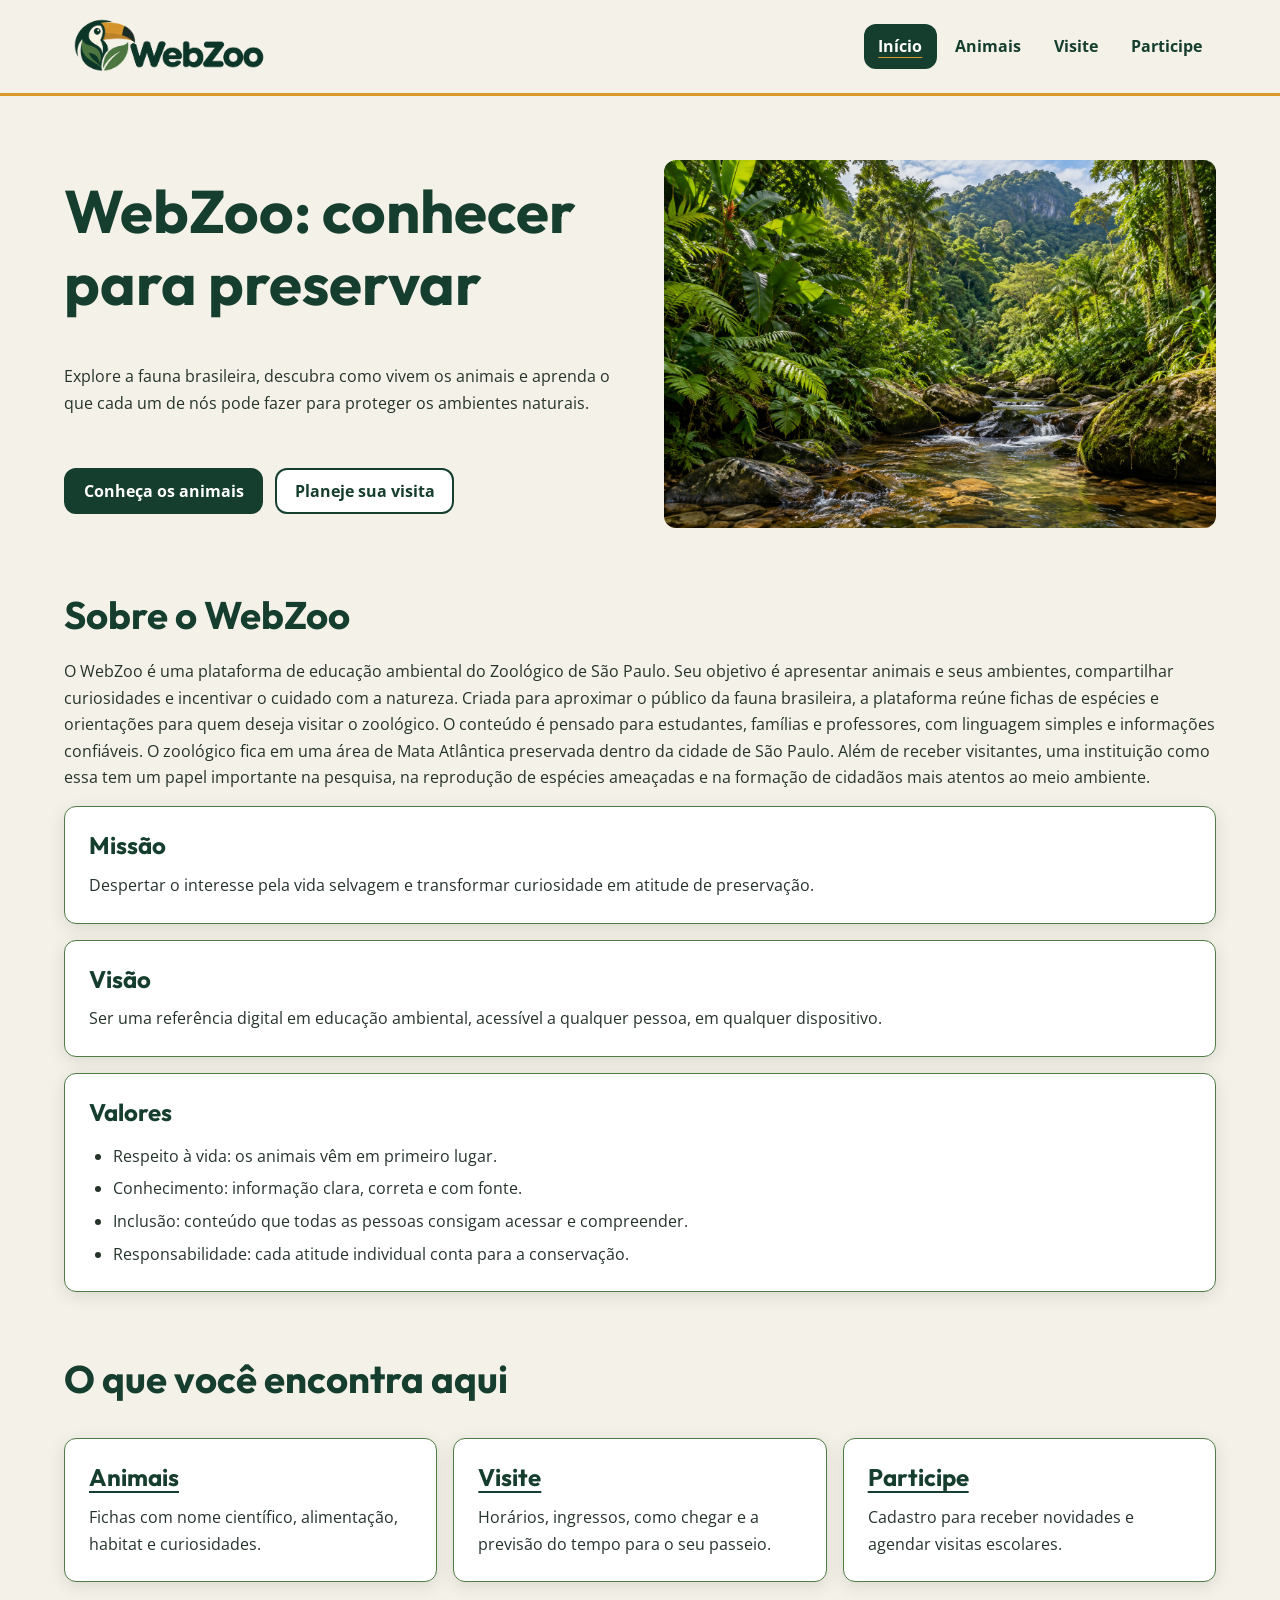
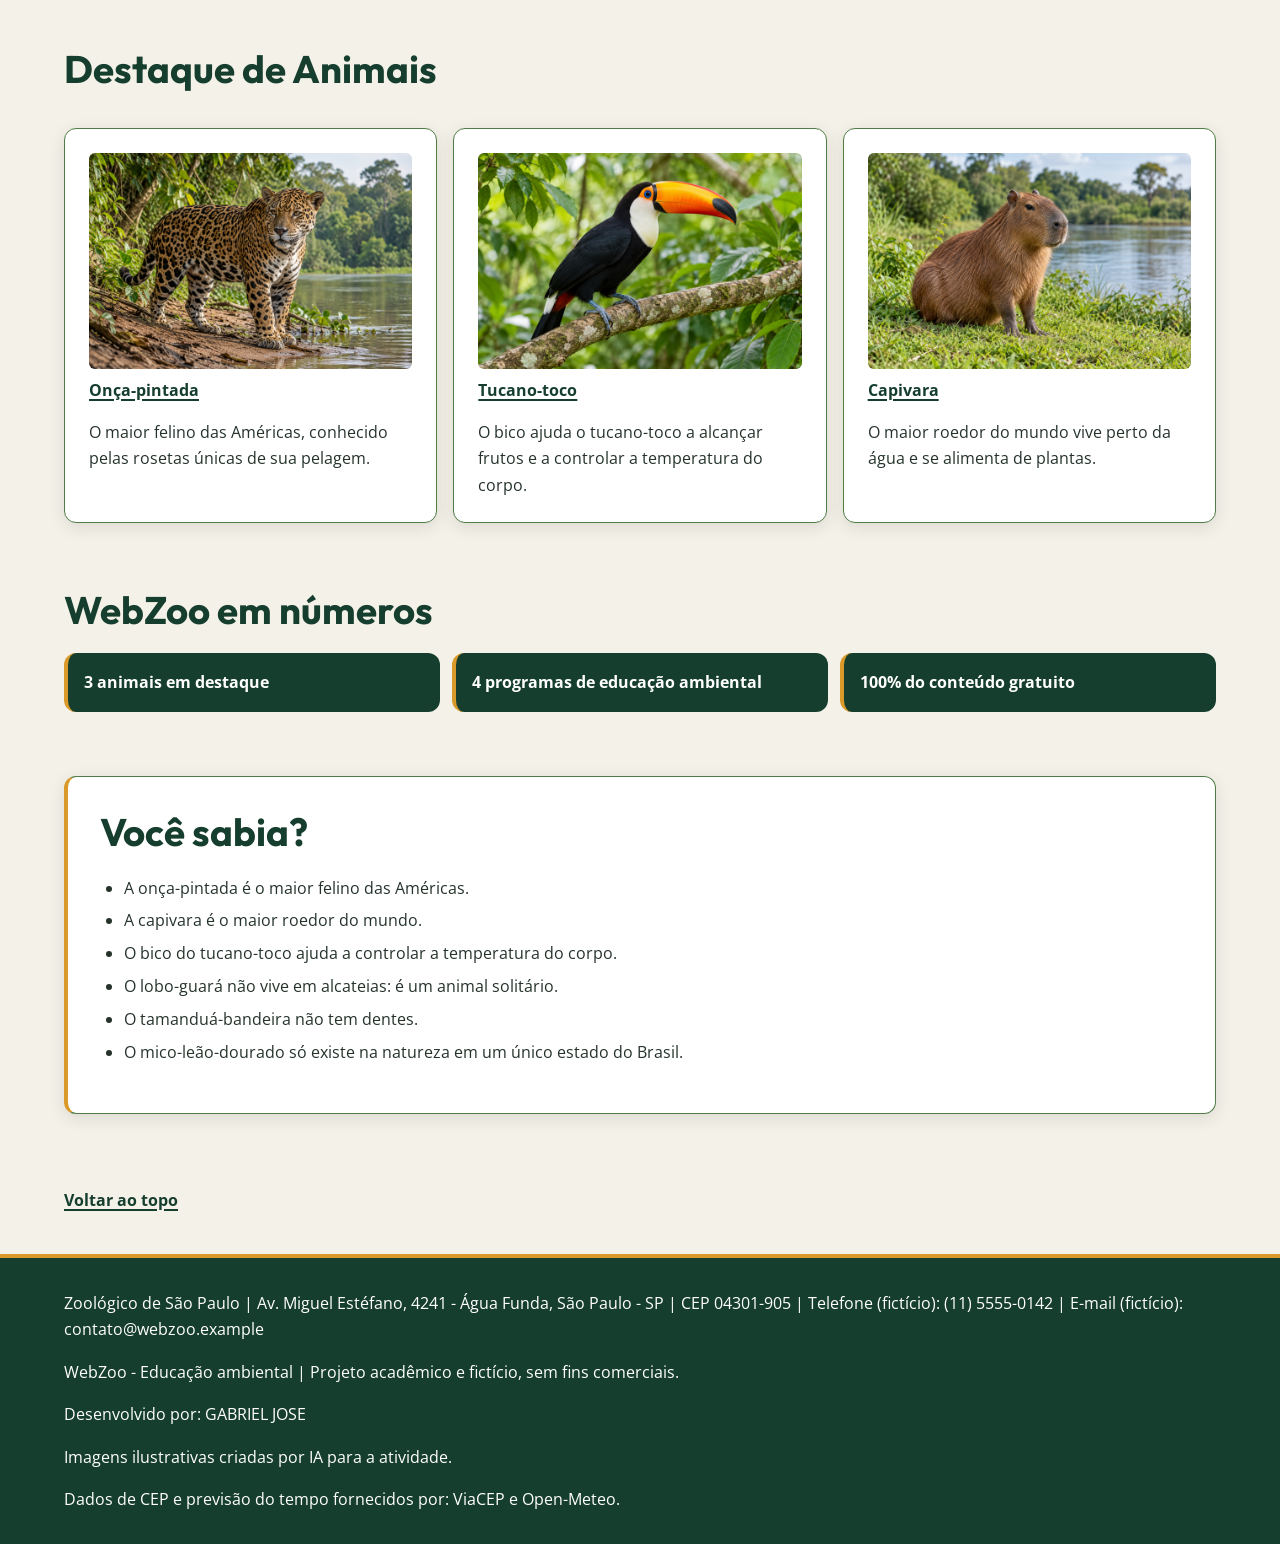
<file: index.html>
<!DOCTYPE html>
<html lang="pt-BR">
<head>
  <meta charset="UTF-8">
  <meta name="viewport" content="width=device-width, initial-scale=1.0">
  <meta name="description" content="Conheça a fauna brasileira e descubra como ajudar a proteger os ambientes naturais com o WebZoo.">
  <link rel="icon" href="assets/logo/webzoo_logo.png" type="image/png">
  <link rel="stylesheet" href="css/style.css">
  <script src="js/main.js" defer></script>
  <title>Início | WebZoo</title>
</head>
<body id="topo">
  <a href="#conteudo-principal" class="skip-link">Pular para o conteúdo principal</a>
  <header>
    <a href="index.html" aria-label="WebZoo - Página inicial">
      <img src="assets/logo/webzoo_logo.png" alt="WebZoo - Página inicial">
    </a>
    <button type="button" id="btn-menu" aria-expanded="false" aria-controls="menu-principal" aria-label="Abrir menu">
      <span aria-hidden="true">☰</span>
    </button>
    <nav id="menu-principal" aria-label="Navegação principal">
      <ul>
        <li><a href="index.html" aria-current="page">Início</a></li>
        <li><a href="animais.html">Animais</a></li>
        <li><a href="visite.html">Visite</a></li>
        <li><a href="participe.html">Participe</a></li>
      </ul>
    </nav>
  </header>

  <main id="conteudo-principal">
    <section class="hero" aria-labelledby="titulo-principal">
      <figure>
        <img src="assets/imagens/floresta.png" alt="Vegetação verde e densa de uma floresta tropical brasileira">
      </figure>
      <h1 id="titulo-principal">WebZoo: conhecer para preservar</h1>
      <p>Explore a fauna brasileira, descubra como vivem os animais e aprenda o que cada um de nós pode fazer para proteger os ambientes naturais.</p>
      <p>
        <a href="animais.html">Conheça os animais</a>
        <a href="visite.html">Planeje sua visita</a>
      </p>
    </section>

    <section aria-labelledby="sobre-webzoo">
      <h2 id="sobre-webzoo">Sobre o WebZoo</h2>
      <p>O WebZoo é uma plataforma de educação ambiental do Zoológico de São Paulo. Seu objetivo é apresentar animais e seus ambientes, compartilhar curiosidades e incentivar o cuidado com a natureza. Criada para aproximar o público da fauna brasileira, a plataforma reúne fichas de espécies e orientações para quem deseja visitar o zoológico. O conteúdo é pensado para estudantes, famílias e professores, com linguagem simples e informações confiáveis. O zoológico fica em uma área de Mata Atlântica preservada dentro da cidade de São Paulo. Além de receber visitantes, uma instituição como essa tem um papel importante na pesquisa, na reprodução de espécies ameaçadas e na formação de cidadãos mais atentos ao meio ambiente.</p>
      <article>
        <h3>Missão</h3>
        <p>Despertar o interesse pela vida selvagem e transformar curiosidade em atitude de preservação.</p>
      </article>
      <article>
        <h3>Visão</h3>
        <p>Ser uma referência digital em educação ambiental, acessível a qualquer pessoa, em qualquer dispositivo.</p>
      </article>
      <article>
        <h3>Valores</h3>
        <ul>
          <li>Respeito à vida: os animais vêm em primeiro lugar.</li>
          <li>Conhecimento: informação clara, correta e com fonte.</li>
          <li>Inclusão: conteúdo que todas as pessoas consigam acessar e compreender.</li>
          <li>Responsabilidade: cada atitude individual conta para a conservação.</li>
        </ul>
      </article>
    </section>

    <section aria-labelledby="o-que-encontra">
      <h2 id="o-que-encontra">O que você encontra aqui</h2>
      <article>
        <h3><a href="animais.html">Animais</a></h3>
        <p>Fichas com nome científico, alimentação, habitat e curiosidades.</p>
      </article>
      <article>
        <h3><a href="visite.html">Visite</a></h3>
        <p>Horários, ingressos, como chegar e a previsão do tempo para o seu passeio.</p>
      </article>
      <article>
        <h3><a href="participe.html">Participe</a></h3>
        <p>Cadastro para receber novidades e agendar visitas escolares.</p>
      </article>
    </section>

    <section aria-labelledby="destaque-animais">
      <h2 id="destaque-animais">Destaque de Animais</h2>
      <article>
        <a href="animais.html#onca-pintada">
          <figure>
            <img src="assets/imagens/onca_pintada.png" alt="Onça-pintada em meio à vegetação">
            <figcaption>Onça-pintada</figcaption>
          </figure>
        </a>
        <p>O maior felino das Américas, conhecido pelas rosetas únicas de sua pelagem.</p>
      </article>
      <article>
        <a href="animais.html#tucano-toco">
          <figure>
            <img src="assets/imagens/tucano_toco.png" alt="Tucano-toco com seu bico alaranjado característico">
            <figcaption>Tucano-toco</figcaption>
          </figure>
        </a>
        <p>O bico ajuda o tucano-toco a alcançar frutos e a controlar a temperatura do corpo.</p>
      </article>
      <article>
        <a href="animais.html#capivara">
          <figure>
            <img src="assets/imagens/capivara.png" alt="Capivara próxima à água">
            <figcaption>Capivara</figcaption>
          </figure>
        </a>
        <p>O maior roedor do mundo vive perto da água e se alimenta de plantas.</p>
      </article>
    </section>

    <section aria-labelledby="webzoo-numeros">
      <h2 id="webzoo-numeros">WebZoo em números</h2>
      <ul>
        <li>3 animais em destaque</li>
        <li>4 programas de educação ambiental</li>
        <li>100% do conteúdo gratuito</li>
      </ul>
    </section>

    <aside aria-labelledby="voce-sabia">
      <h2 id="voce-sabia">Você sabia?</h2>
      <ul>
        <li>A onça-pintada é o maior felino das Américas.</li>
        <li>A capivara é o maior roedor do mundo.</li>
        <li>O bico do tucano-toco ajuda a controlar a temperatura do corpo.</li>
        <li>O lobo-guará não vive em alcateias: é um animal solitário.</li>
        <li>O tamanduá-bandeira não tem dentes.</li>
        <li>O mico-leão-dourado só existe na natureza em um único estado do Brasil.</li>
      </ul>
    </aside>
  </main>

  <p><a href="#topo">Voltar ao topo</a></p>
  <footer>
    <address>
      Zoológico de São Paulo | Av. Miguel Estéfano, 4241 - Água Funda, São Paulo - SP | CEP 04301-905 | Telefone (fictício): (11) 5555-0142 | E-mail (fictício): contato@webzoo.example
    </address>
    <p>WebZoo - Educação ambiental | Projeto acadêmico e fictício, sem fins comerciais.</p>
    <p>Desenvolvido por: GABRIEL JOSE </p>
    <p>Imagens ilustrativas criadas por IA para a atividade.</p>
    <p>Dados de CEP e previsão do tempo fornecidos por: ViaCEP e Open-Meteo.</p>
  </footer>
</body>
</html>
</file>
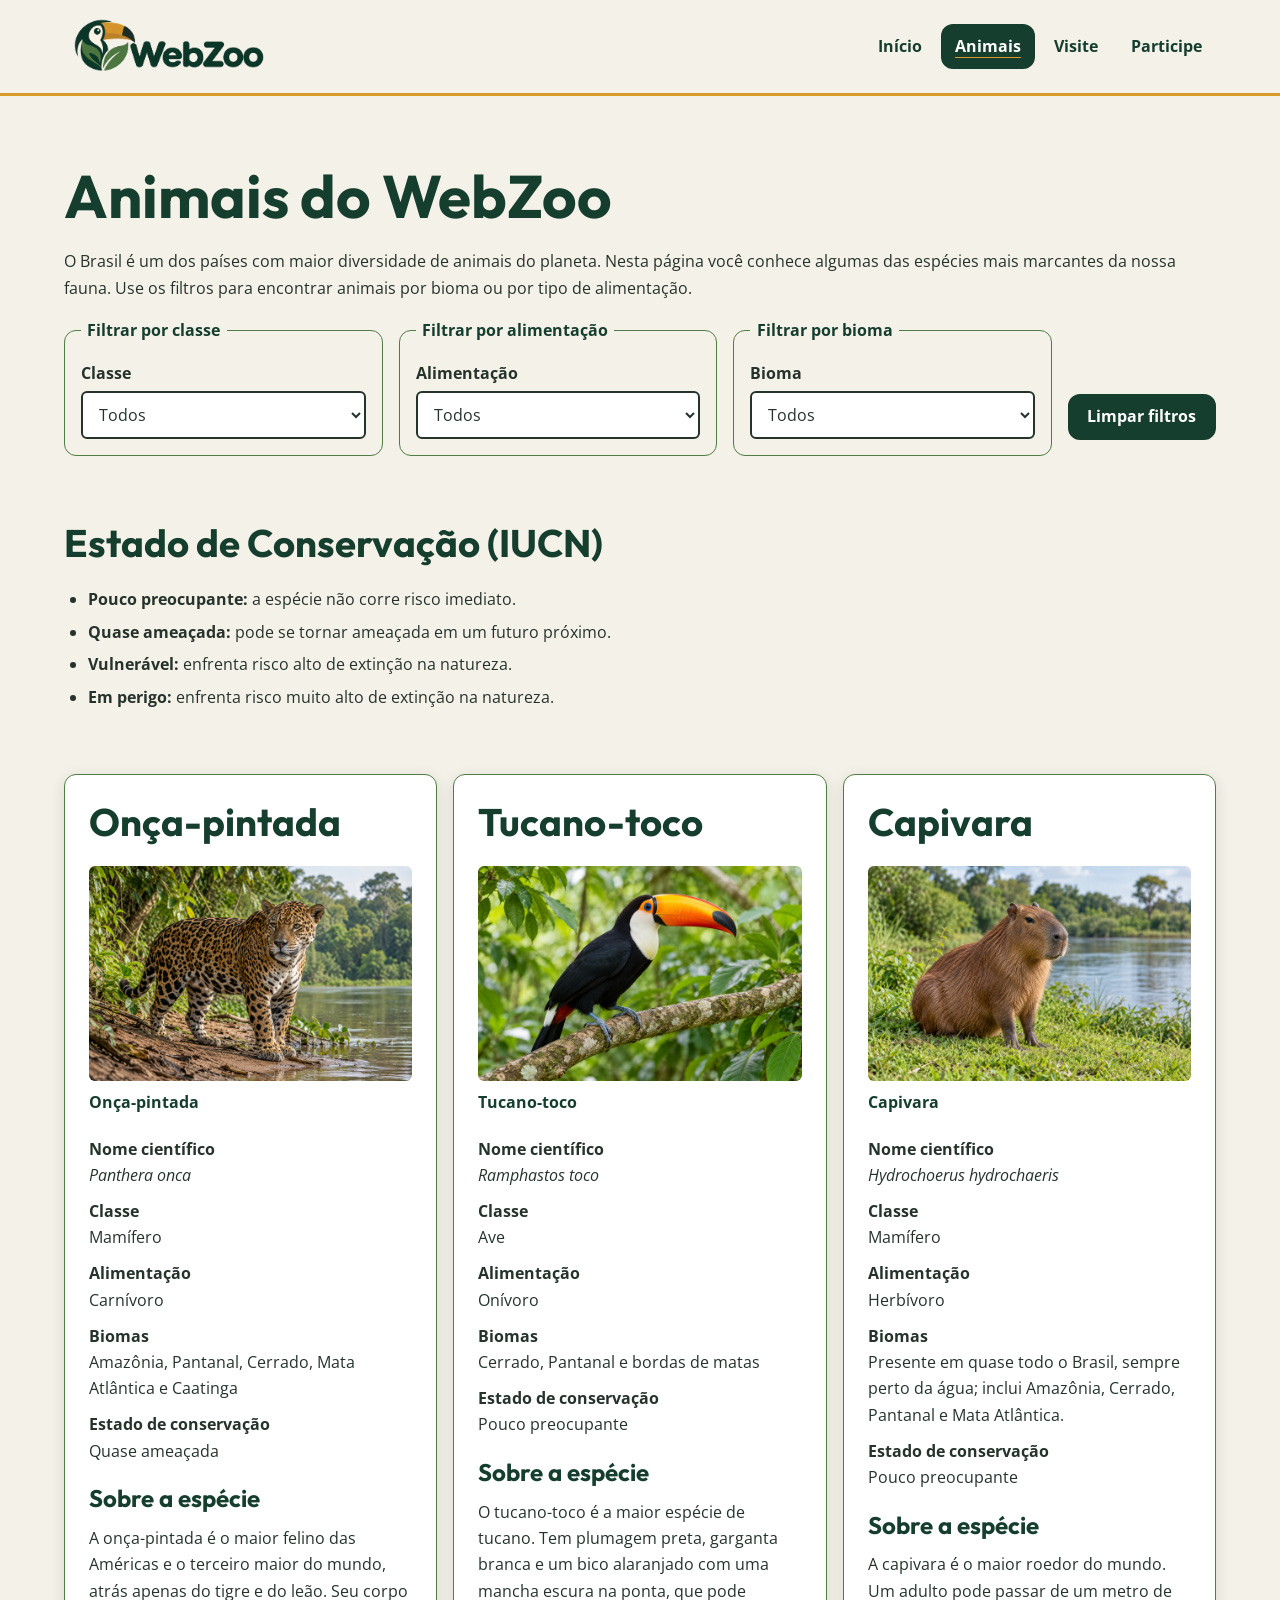
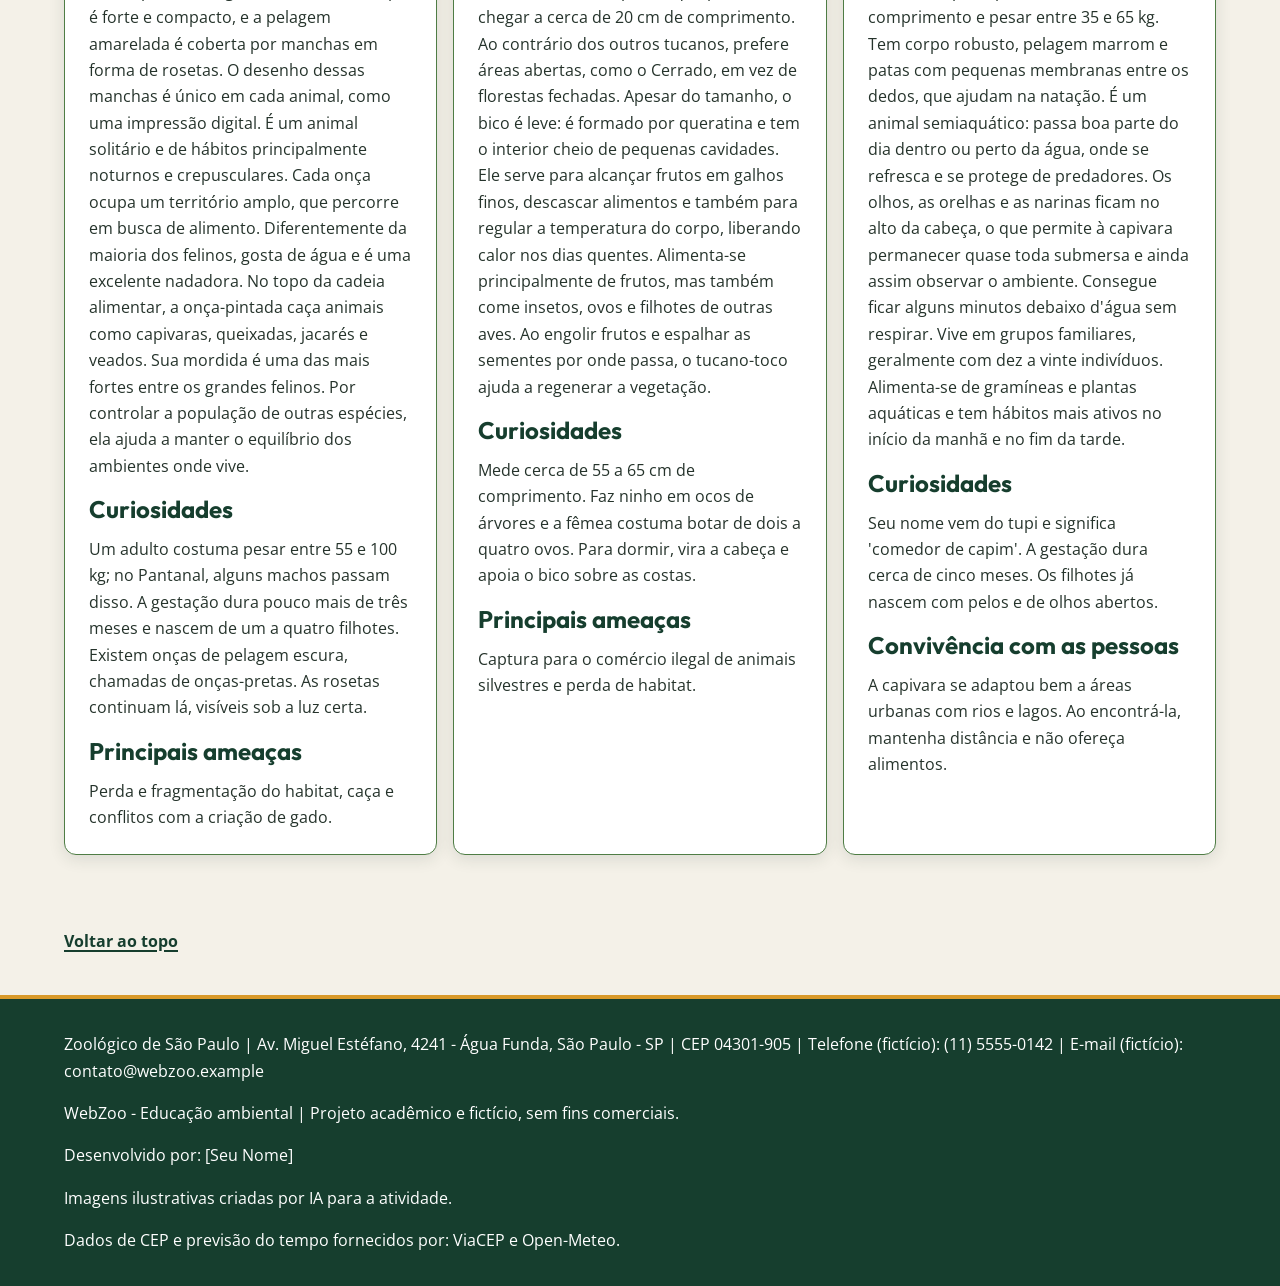
<file: animais.html>
<!DOCTYPE html>
<html lang="pt-BR">
<head>
  <meta charset="UTF-8">
  <meta name="viewport" content="width=device-width, initial-scale=1.0">
  <meta name="description" content="Explore fichas de animais brasileiros no WebZoo e filtre espécies por classe, alimentação e bioma.">
  <link rel="icon" href="assets/logo/webzoo_logo.png" type="image/png">
  <link rel="stylesheet" href="css/style.css">
  <script src="js/main.js" defer></script>
  <script src="js/animais.js" defer></script>
  <title>Animais | WebZoo</title>
</head>
<body id="topo">
  <a href="#conteudo-principal" class="skip-link">Pular para o conteúdo principal</a>
  <header>
    <a href="index.html" aria-label="WebZoo - Página inicial">
      <img src="assets/logo/webzoo_logo.png" alt="WebZoo - Página inicial">
    </a>
    <button type="button" id="btn-menu" aria-expanded="false" aria-controls="menu-principal" aria-label="Abrir menu">
      <span aria-hidden="true">☰</span>
    </button>
    <nav id="menu-principal" aria-label="Navegação principal">
      <ul>
        <li><a href="index.html">Início</a></li>
        <li><a href="animais.html" aria-current="page">Animais</a></li>
        <li><a href="visite.html">Visite</a></li>
        <li><a href="participe.html">Participe</a></li>
      </ul>
    </nav>
  </header>

  <main id="conteudo-principal">
    <h1>Animais do WebZoo</h1>
    <p>O Brasil é um dos países com maior diversidade de animais do planeta. Nesta página você conhece algumas das espécies mais marcantes da nossa fauna. Use os filtros para encontrar animais por bioma ou por tipo de alimentação.</p>

    <form id="filtros-animais">
      <fieldset>
        <legend>Filtrar por classe</legend>
        <label for="filtro-classe">Classe</label>
        <select id="filtro-classe" name="classe">
          <option value="todos">Todos</option>
          <option value="mamifero">Mamífero</option>
          <option value="ave">Ave</option>
        </select>
      </fieldset>
      <fieldset>
        <legend>Filtrar por alimentação</legend>
        <label for="filtro-alimentacao">Alimentação</label>
        <select id="filtro-alimentacao" name="alimentacao">
          <option value="todos">Todos</option>
          <option value="carnivoro">Carnívoro</option>
          <option value="herbivoro">Herbívoro</option>
          <option value="onivoro">Onívoro</option>
        </select>
      </fieldset>
      <fieldset>
        <legend>Filtrar por bioma</legend>
        <label for="filtro-bioma">Bioma</label>
        <select id="filtro-bioma" name="bioma">
          <option value="todos">Todos</option>
          <option value="amazonia">Amazônia</option>
          <option value="cerrado">Cerrado</option>
          <option value="pantanal">Pantanal</option>
          <option value="mata-atlantica">Mata Atlântica</option>
        </select>
      </fieldset>
      <button type="reset" id="btn-limpar-filtros">Limpar filtros</button>
    </form>
    <p id="aviso-filtro-vazio" aria-live="polite"></p>

    <section aria-labelledby="legenda-conservacao">
      <h2 id="legenda-conservacao">Estado de Conservação (IUCN)</h2>
      <ul>
        <li><strong>Pouco preocupante:</strong> a espécie não corre risco imediato.</li>
        <li><strong>Quase ameaçada:</strong> pode se tornar ameaçada em um futuro próximo.</li>
        <li><strong>Vulnerável:</strong> enfrenta risco alto de extinção na natureza.</li>
        <li><strong>Em perigo:</strong> enfrenta risco muito alto de extinção na natureza.</li>
      </ul>
    </section>

    <section id="lista-animais" aria-label="Fichas de animais">
      <article id="onca-pintada" data-classe="mamifero" data-alimentacao="carnivoro" data-bioma="amazonia pantanal cerrado mata-atlantica caatinga">
        <h2>Onça-pintada</h2>
        <figure>
          <img src="assets/imagens/onca_pintada.png" alt="Onça-pintada em seu ambiente natural">
          <figcaption>Onça-pintada</figcaption>
        </figure>
        <dl>
          <dt>Nome científico</dt><dd><i lang="la">Panthera onca</i></dd>
          <dt>Classe</dt><dd>Mamífero</dd>
          <dt>Alimentação</dt><dd>Carnívoro</dd>
          <dt>Biomas</dt><dd>Amazônia, Pantanal, Cerrado, Mata Atlântica e Caatinga</dd>
          <dt>Estado de conservação</dt><dd>Quase ameaçada</dd>
        </dl>
        <h3>Sobre a espécie</h3>
        <p>A onça-pintada é o maior felino das Américas e o terceiro maior do mundo, atrás apenas do tigre e do leão. Seu corpo é forte e compacto, e a pelagem amarelada é coberta por manchas em forma de rosetas. O desenho dessas manchas é único em cada animal, como uma impressão digital. É um animal solitário e de hábitos principalmente noturnos e crepusculares. Cada onça ocupa um território amplo, que percorre em busca de alimento. Diferentemente da maioria dos felinos, gosta de água e é uma excelente nadadora. No topo da cadeia alimentar, a onça-pintada caça animais como capivaras, queixadas, jacarés e veados. Sua mordida é uma das mais fortes entre os grandes felinos. Por controlar a população de outras espécies, ela ajuda a manter o equilíbrio dos ambientes onde vive.</p>
        <h3>Curiosidades</h3>
        <p>Um adulto costuma pesar entre 55 e 100 kg; no Pantanal, alguns machos passam disso. A gestação dura pouco mais de três meses e nascem de um a quatro filhotes. Existem onças de pelagem escura, chamadas de onças-pretas. As rosetas continuam lá, visíveis sob a luz certa.</p>
        <h3>Principais ameaças</h3>
        <p>Perda e fragmentação do habitat, caça e conflitos com a criação de gado.</p>
      </article>

      <article id="tucano-toco" data-classe="ave" data-alimentacao="onivoro" data-bioma="cerrado pantanal">
        <h2>Tucano-toco</h2>
        <figure>
          <img src="assets/imagens/tucano_toco.png" alt="Tucano-toco com plumagem preta e bico alaranjado">
          <figcaption>Tucano-toco</figcaption>
        </figure>
        <dl>
          <dt>Nome científico</dt><dd><i lang="la">Ramphastos toco</i></dd>
          <dt>Classe</dt><dd>Ave</dd>
          <dt>Alimentação</dt><dd>Onívoro</dd>
          <dt>Biomas</dt><dd>Cerrado, Pantanal e bordas de matas</dd>
          <dt>Estado de conservação</dt><dd>Pouco preocupante</dd>
        </dl>
        <h3>Sobre a espécie</h3>
        <p>O tucano-toco é a maior espécie de tucano. Tem plumagem preta, garganta branca e um bico alaranjado com uma mancha escura na ponta, que pode chegar a cerca de 20 cm de comprimento. Ao contrário dos outros tucanos, prefere áreas abertas, como o Cerrado, em vez de florestas fechadas. Apesar do tamanho, o bico é leve: é formado por queratina e tem o interior cheio de pequenas cavidades. Ele serve para alcançar frutos em galhos finos, descascar alimentos e também para regular a temperatura do corpo, liberando calor nos dias quentes. Alimenta-se principalmente de frutos, mas também come insetos, ovos e filhotes de outras aves. Ao engolir frutos e espalhar as sementes por onde passa, o tucano-toco ajuda a regenerar a vegetação.</p>
        <h3>Curiosidades</h3>
        <p>Mede cerca de 55 a 65 cm de comprimento. Faz ninho em ocos de árvores e a fêmea costuma botar de dois a quatro ovos. Para dormir, vira a cabeça e apoia o bico sobre as costas.</p>
        <h3>Principais ameaças</h3>
        <p>Captura para o comércio ilegal de animais silvestres e perda de habitat.</p>
      </article>

      <article id="capivara" data-classe="mamifero" data-alimentacao="herbivoro" data-bioma="amazonia cerrado pantanal mata-atlantica">
        <h2>Capivara</h2>
        <figure>
          <img src="assets/imagens/capivara.png" alt="Capivara perto da água">
          <figcaption>Capivara</figcaption>
        </figure>
        <dl>
          <dt>Nome científico</dt><dd><i lang="la">Hydrochoerus hydrochaeris</i></dd>
          <dt>Classe</dt><dd>Mamífero</dd>
          <dt>Alimentação</dt><dd>Herbívoro</dd>
          <dt>Biomas</dt><dd>Presente em quase todo o Brasil, sempre perto da água; inclui Amazônia, Cerrado, Pantanal e Mata Atlântica.</dd>
          <dt>Estado de conservação</dt><dd>Pouco preocupante</dd>
        </dl>
        <h3>Sobre a espécie</h3>
        <p>A capivara é o maior roedor do mundo. Um adulto pode passar de um metro de comprimento e pesar entre 35 e 65 kg. Tem corpo robusto, pelagem marrom e patas com pequenas membranas entre os dedos, que ajudam na natação. É um animal semiaquático: passa boa parte do dia dentro ou perto da água, onde se refresca e se protege de predadores. Os olhos, as orelhas e as narinas ficam no alto da cabeça, o que permite à capivara permanecer quase toda submersa e ainda assim observar o ambiente. Consegue ficar alguns minutos debaixo d'água sem respirar. Vive em grupos familiares, geralmente com dez a vinte indivíduos. Alimenta-se de gramíneas e plantas aquáticas e tem hábitos mais ativos no início da manhã e no fim da tarde.</p>
        <h3>Curiosidades</h3>
        <p>Seu nome vem do tupi e significa 'comedor de capim'. A gestação dura cerca de cinco meses. Os filhotes já nascem com pelos e de olhos abertos.</p>
        <h3>Convivência com as pessoas</h3>
        <p>A capivara se adaptou bem a áreas urbanas com rios e lagos. Ao encontrá-la, mantenha distância e não ofereça alimentos.</p>
      </article>
    </section>
  </main>

  <p><a href="#topo">Voltar ao topo</a></p>
  <footer>
    <address>
      Zoológico de São Paulo | Av. Miguel Estéfano, 4241 - Água Funda, São Paulo - SP | CEP 04301-905 | Telefone (fictício): (11) 5555-0142 | E-mail (fictício): contato@webzoo.example
    </address>
    <p>WebZoo - Educação ambiental | Projeto acadêmico e fictício, sem fins comerciais.</p>
    <p>Desenvolvido por: [Seu Nome]</p>
    <p>Imagens ilustrativas criadas por IA para a atividade.</p>
    <p>Dados de CEP e previsão do tempo fornecidos por: ViaCEP e Open-Meteo.</p>
  </footer>
</body>
</html>
</file>
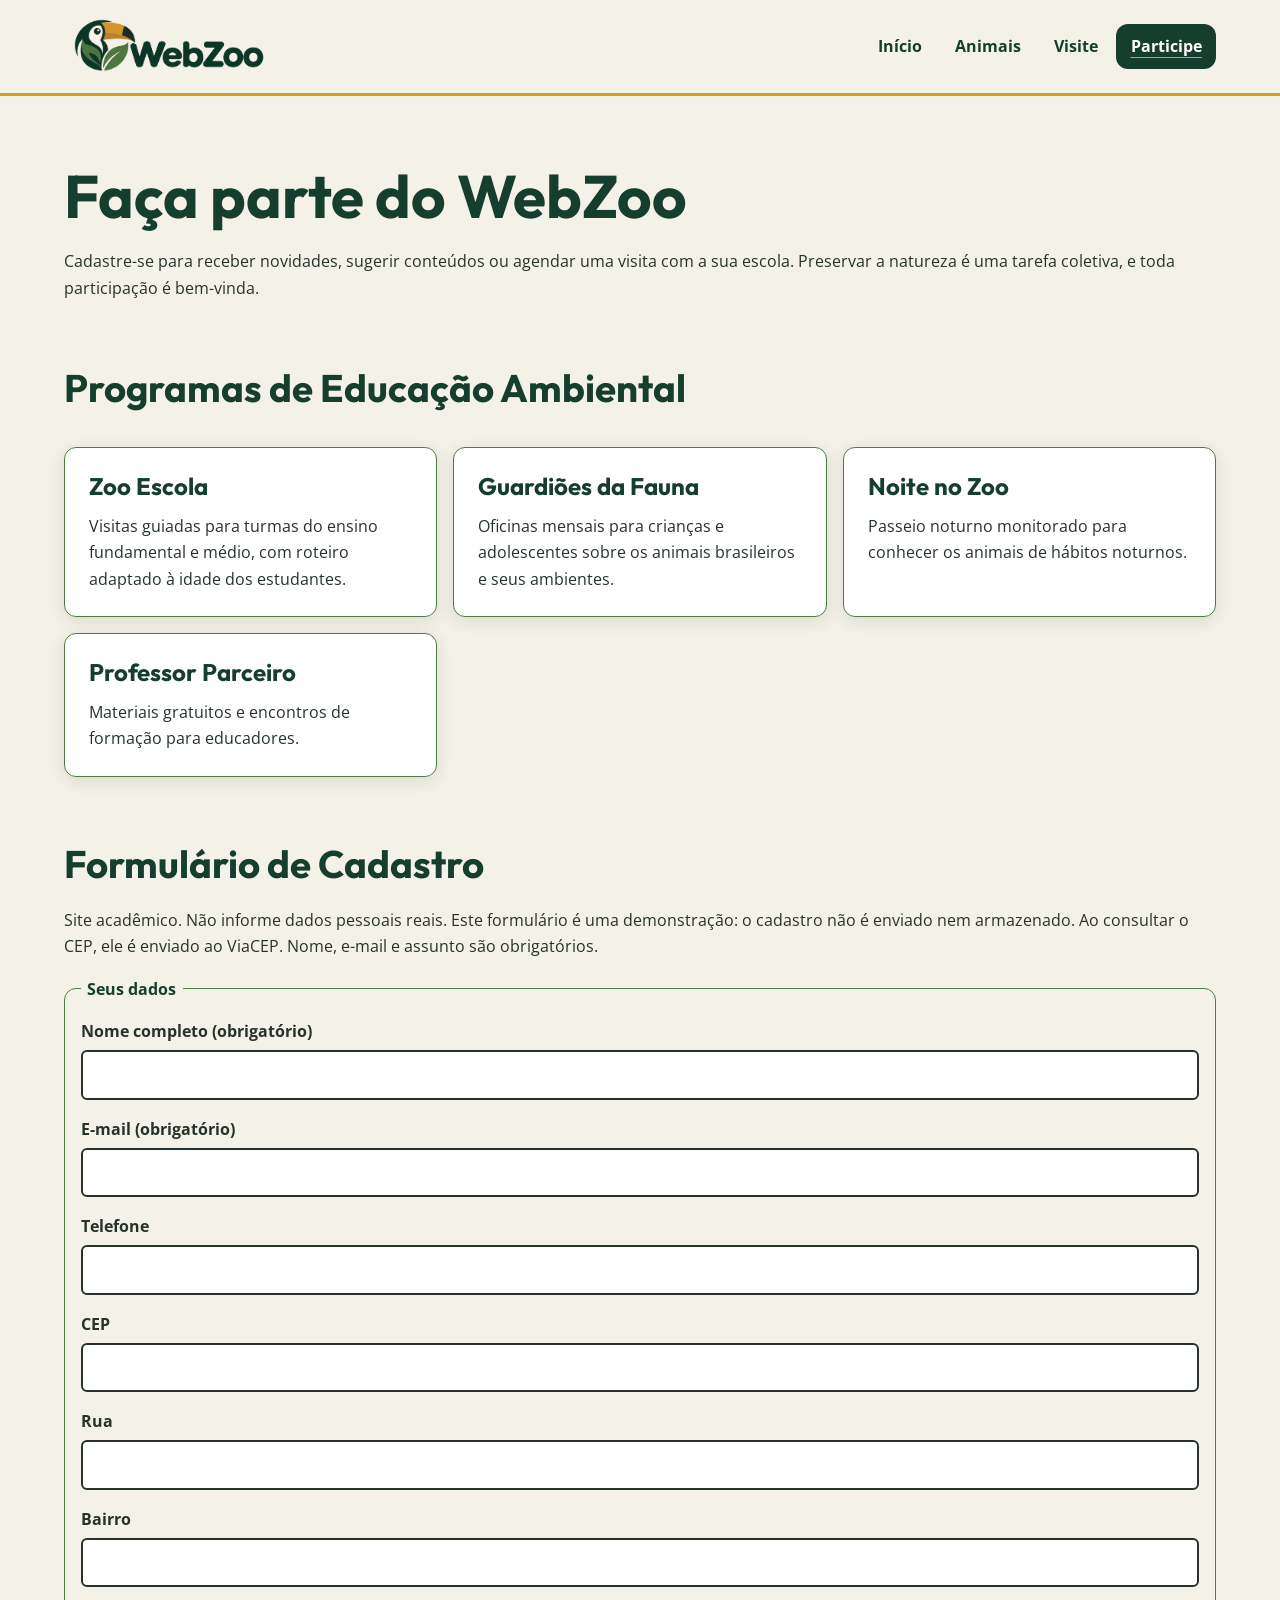
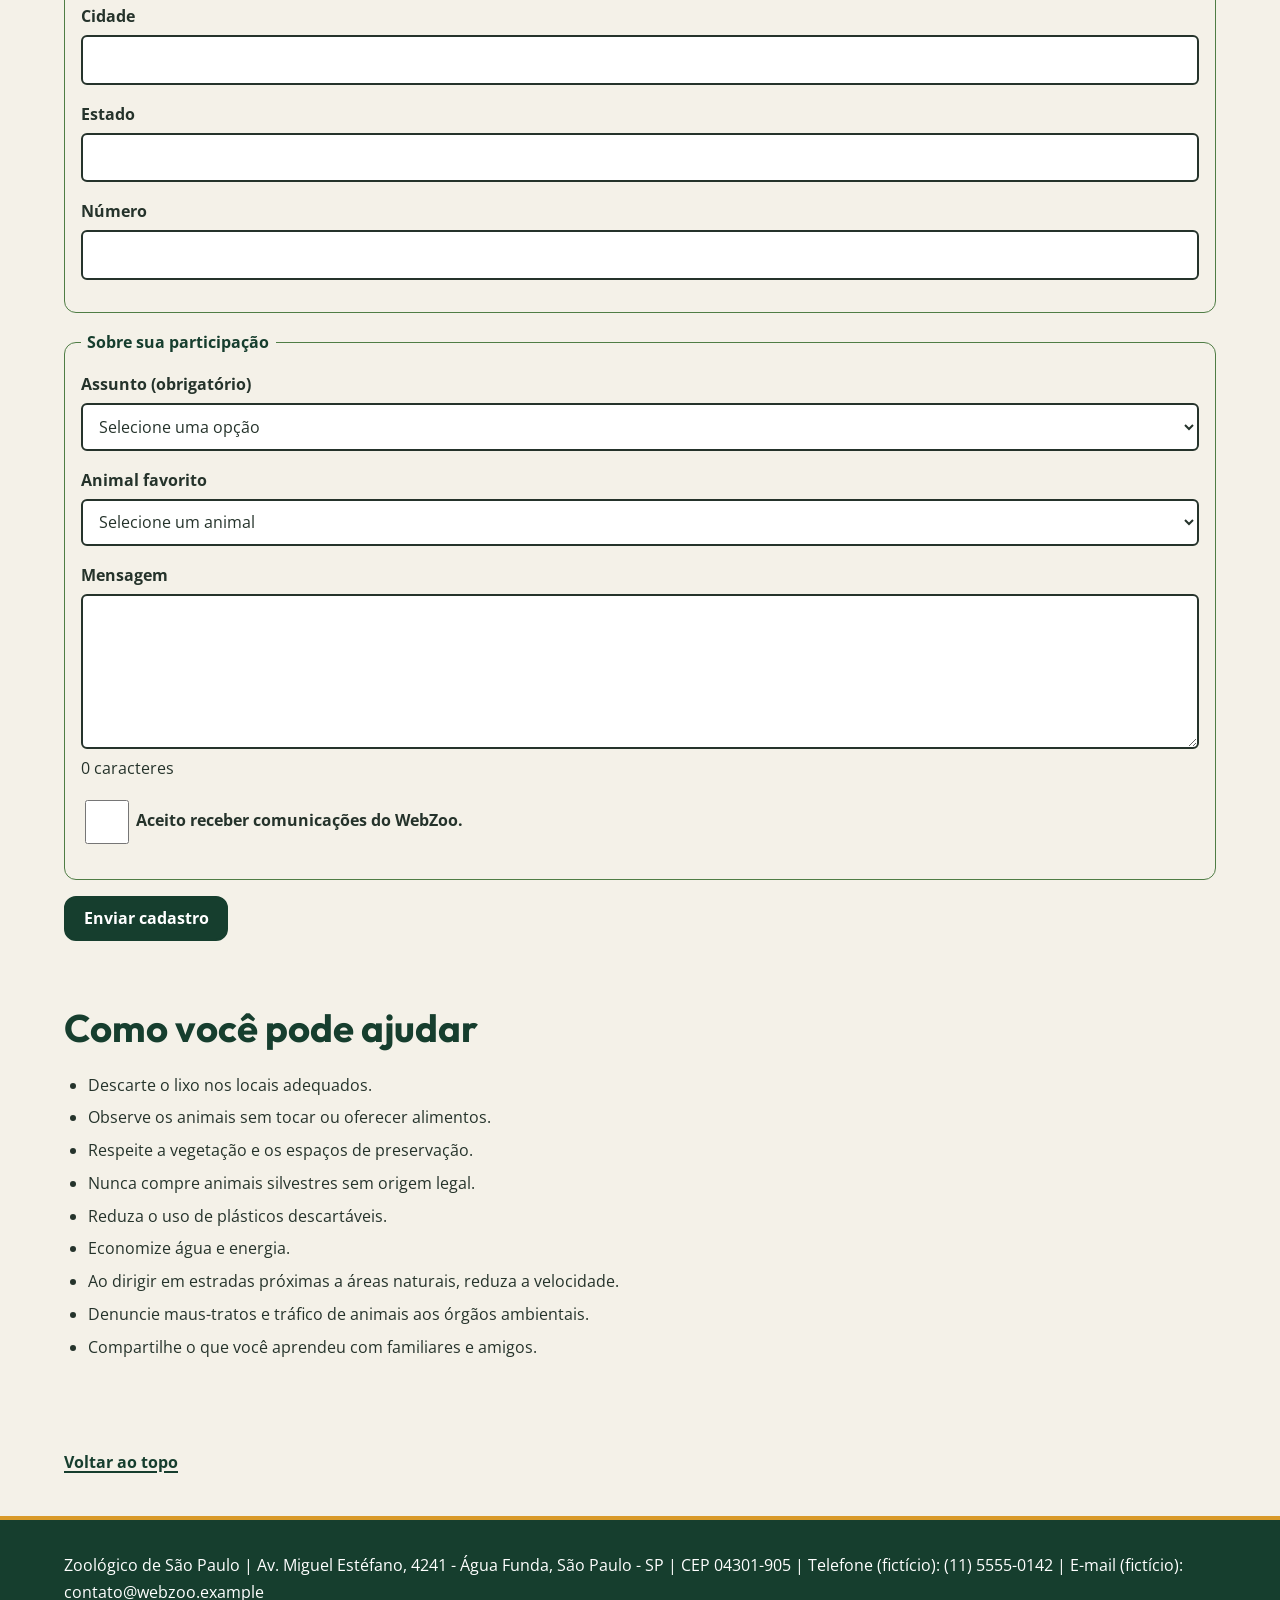
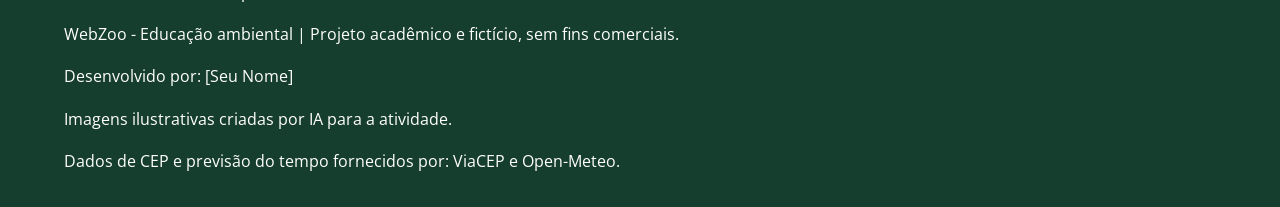
<file: participe.html>
<!DOCTYPE html>
<html lang="pt-BR">
<head>
  <meta charset="UTF-8">
  <meta name="viewport" content="width=device-width, initial-scale=1.0">
  <meta name="description" content="Conheça os programas de educação ambiental e participe do WebZoo.">
  <link rel="icon" href="assets/logo/webzoo_logo.png" type="image/png">
  <link rel="stylesheet" href="css/style.css">
  <script src="js/main.js" defer></script>
  <script src="js/participe.js" defer></script>
  <script src="js/cep.js" defer></script>
  <title>Participe | WebZoo</title>
</head>
<body id="topo">
  <a href="#conteudo-principal" class="skip-link">Pular para o conteúdo principal</a>
  <header>
    <a href="index.html" aria-label="WebZoo - Página inicial">
      <img src="assets/logo/webzoo_logo.png" alt="WebZoo - Página inicial">
    </a>
    <button type="button" id="btn-menu" aria-expanded="false" aria-controls="menu-principal" aria-label="Abrir menu">
      <span aria-hidden="true">☰</span>
    </button>
    <nav id="menu-principal" aria-label="Navegação principal">
      <ul>
        <li><a href="index.html">Início</a></li>
        <li><a href="animais.html">Animais</a></li>
        <li><a href="visite.html">Visite</a></li>
        <li><a href="participe.html" aria-current="page">Participe</a></li>
      </ul>
    </nav>
  </header>

  <main id="conteudo-principal">
    <h1>Faça parte do WebZoo</h1>
    <p>Cadastre-se para receber novidades, sugerir conteúdos ou agendar uma visita com a sua escola. Preservar a natureza é uma tarefa coletiva, e toda participação é bem-vinda.</p>

    <section aria-labelledby="programas-educacao">
      <h2 id="programas-educacao">Programas de Educação Ambiental</h2>
      <article>
        <h3>Zoo Escola</h3>
        <p>Visitas guiadas para turmas do ensino fundamental e médio, com roteiro adaptado à idade dos estudantes.</p>
      </article>
      <article>
        <h3>Guardiões da Fauna</h3>
        <p>Oficinas mensais para crianças e adolescentes sobre os animais brasileiros e seus ambientes.</p>
      </article>
      <article>
        <h3>Noite no Zoo</h3>
        <p>Passeio noturno monitorado para conhecer os animais de hábitos noturnos.</p>
      </article>
      <article>
        <h3>Professor Parceiro</h3>
        <p>Materiais gratuitos e encontros de formação para educadores.</p>
      </article>
    </section>

    <section aria-labelledby="cadastro">
      <h2 id="cadastro">Formulário de Cadastro</h2>
      <p id="aviso-privacidade">Site acadêmico. Não informe dados pessoais reais. Este formulário é uma demonstração: o cadastro não é enviado nem armazenado. Ao consultar o CEP, ele é enviado ao ViaCEP. Nome, e-mail e assunto são obrigatórios.</p>
      <form id="formulario-cadastro" novalidate aria-describedby="aviso-privacidade">
        <fieldset>
          <legend>Seus dados</legend>
          <p>
            <label for="nome">Nome completo (obrigatório)</label>
            <input type="text" id="nome" name="nome" autocomplete="name" required aria-describedby="erro-nome">
            <span id="erro-nome"></span>
          </p>
          <p>
            <label for="email">E-mail (obrigatório)</label>
            <input type="email" id="email" name="email" autocomplete="email" required aria-describedby="erro-email">
            <span id="erro-email"></span>
          </p>
          <p>
            <label for="telefone">Telefone</label>
            <input type="tel" id="telefone" name="telefone" autocomplete="tel" maxlength="15" aria-describedby="erro-telefone">
            <span id="erro-telefone"></span>
          </p>
          <p>
            <label for="cep">CEP</label>
            <input type="text" id="cep" name="cep" inputmode="numeric" autocomplete="postal-code" maxlength="9" aria-describedby="erro-cep status-cep">
            <span id="erro-cep"></span>
            <span id="status-cep" aria-live="polite"></span>
          </p>
          <p>
            <label for="rua">Rua</label>
            <input type="text" id="rua" name="rua" autocomplete="address-line1" aria-describedby="erro-rua">
            <span id="erro-rua"></span>
          </p>
          <p>
            <label for="bairro">Bairro</label>
            <input type="text" id="bairro" name="bairro" aria-describedby="erro-bairro">
            <span id="erro-bairro"></span>
          </p>
          <p>
            <label for="cidade">Cidade</label>
            <input type="text" id="cidade" name="cidade" autocomplete="address-level2" aria-describedby="erro-cidade">
            <span id="erro-cidade"></span>
          </p>
          <p>
            <label for="estado">Estado</label>
            <input type="text" id="estado" name="estado" autocomplete="address-level1" maxlength="2" aria-describedby="erro-estado">
            <span id="erro-estado"></span>
          </p>
          <p>
            <label for="numero">Número</label>
            <input type="text" id="numero" name="numero" autocomplete="address-line2" aria-describedby="erro-numero">
            <span id="erro-numero"></span>
          </p>
        </fieldset>

        <fieldset>
          <legend>Sobre sua participação</legend>
          <p>
            <label for="assunto">Assunto (obrigatório)</label>
            <select id="assunto" name="assunto" required aria-describedby="erro-assunto">
              <option value="">Selecione uma opção</option>
              <option value="novidades">Receber novidades</option>
              <option value="visita-escolar">Visita escolar</option>
              <option value="sugerir-conteudo">Sugerir conteúdo</option>
              <option value="outro">Outro</option>
            </select>
            <span id="erro-assunto"></span>
          </p>
          <p>
            <label for="animal-favorito">Animal favorito</label>
            <select id="animal-favorito" name="animal-favorito" aria-describedby="erro-animal-favorito">
              <option value="">Selecione um animal</option>
              <option value="onca-pintada">Onça-pintada</option>
              <option value="tucano-toco">Tucano-toco</option>
              <option value="capivara">Capivara</option>
            </select>
            <span id="erro-animal-favorito"></span>
          </p>
          <p>
            <label for="mensagem">Mensagem</label>
            <textarea id="mensagem" name="mensagem" rows="5" aria-describedby="contador-mensagem erro-mensagem"></textarea>
            <span id="contador-mensagem" aria-live="polite">0 caracteres</span>
            <span id="erro-mensagem"></span>
          </p>
          <p>
            <input type="checkbox" id="aceite" name="aceite" aria-describedby="erro-aceite">
            <label for="aceite">Aceito receber comunicações do WebZoo.</label>
            <span id="erro-aceite"></span>
          </p>
        </fieldset>
        <button type="submit" disabled>Enviar cadastro</button>
        <noscript><p>Ative o JavaScript para usar este formulário de demonstração.</p></noscript>
        <p id="feedback-cadastro" aria-live="polite"></p>
      </form>
    </section>

    <section aria-labelledby="como-ajudar">
      <h2 id="como-ajudar">Como você pode ajudar</h2>
      <ul>
        <li>Descarte o lixo nos locais adequados.</li>
        <li>Observe os animais sem tocar ou oferecer alimentos.</li>
        <li>Respeite a vegetação e os espaços de preservação.</li>
        <li>Nunca compre animais silvestres sem origem legal.</li>
        <li>Reduza o uso de plásticos descartáveis.</li>
        <li>Economize água e energia.</li>
        <li>Ao dirigir em estradas próximas a áreas naturais, reduza a velocidade.</li>
        <li>Denuncie maus-tratos e tráfico de animais aos órgãos ambientais.</li>
        <li>Compartilhe o que você aprendeu com familiares e amigos.</li>
      </ul>
    </section>
  </main>

  <p><a href="#topo">Voltar ao topo</a></p>
  <footer>
    <address>
      Zoológico de São Paulo | Av. Miguel Estéfano, 4241 - Água Funda, São Paulo - SP | CEP 04301-905 | Telefone (fictício): (11) 5555-0142 | E-mail (fictício): contato@webzoo.example
    </address>
    <p>WebZoo - Educação ambiental | Projeto acadêmico e fictício, sem fins comerciais.</p>
    <p>Desenvolvido por: [Seu Nome]</p>
    <p>Imagens ilustrativas criadas por IA para a atividade.</p>
    <p>Dados de CEP e previsão do tempo fornecidos por: ViaCEP e Open-Meteo.</p>
  </footer>
</body>
</html>
</file>
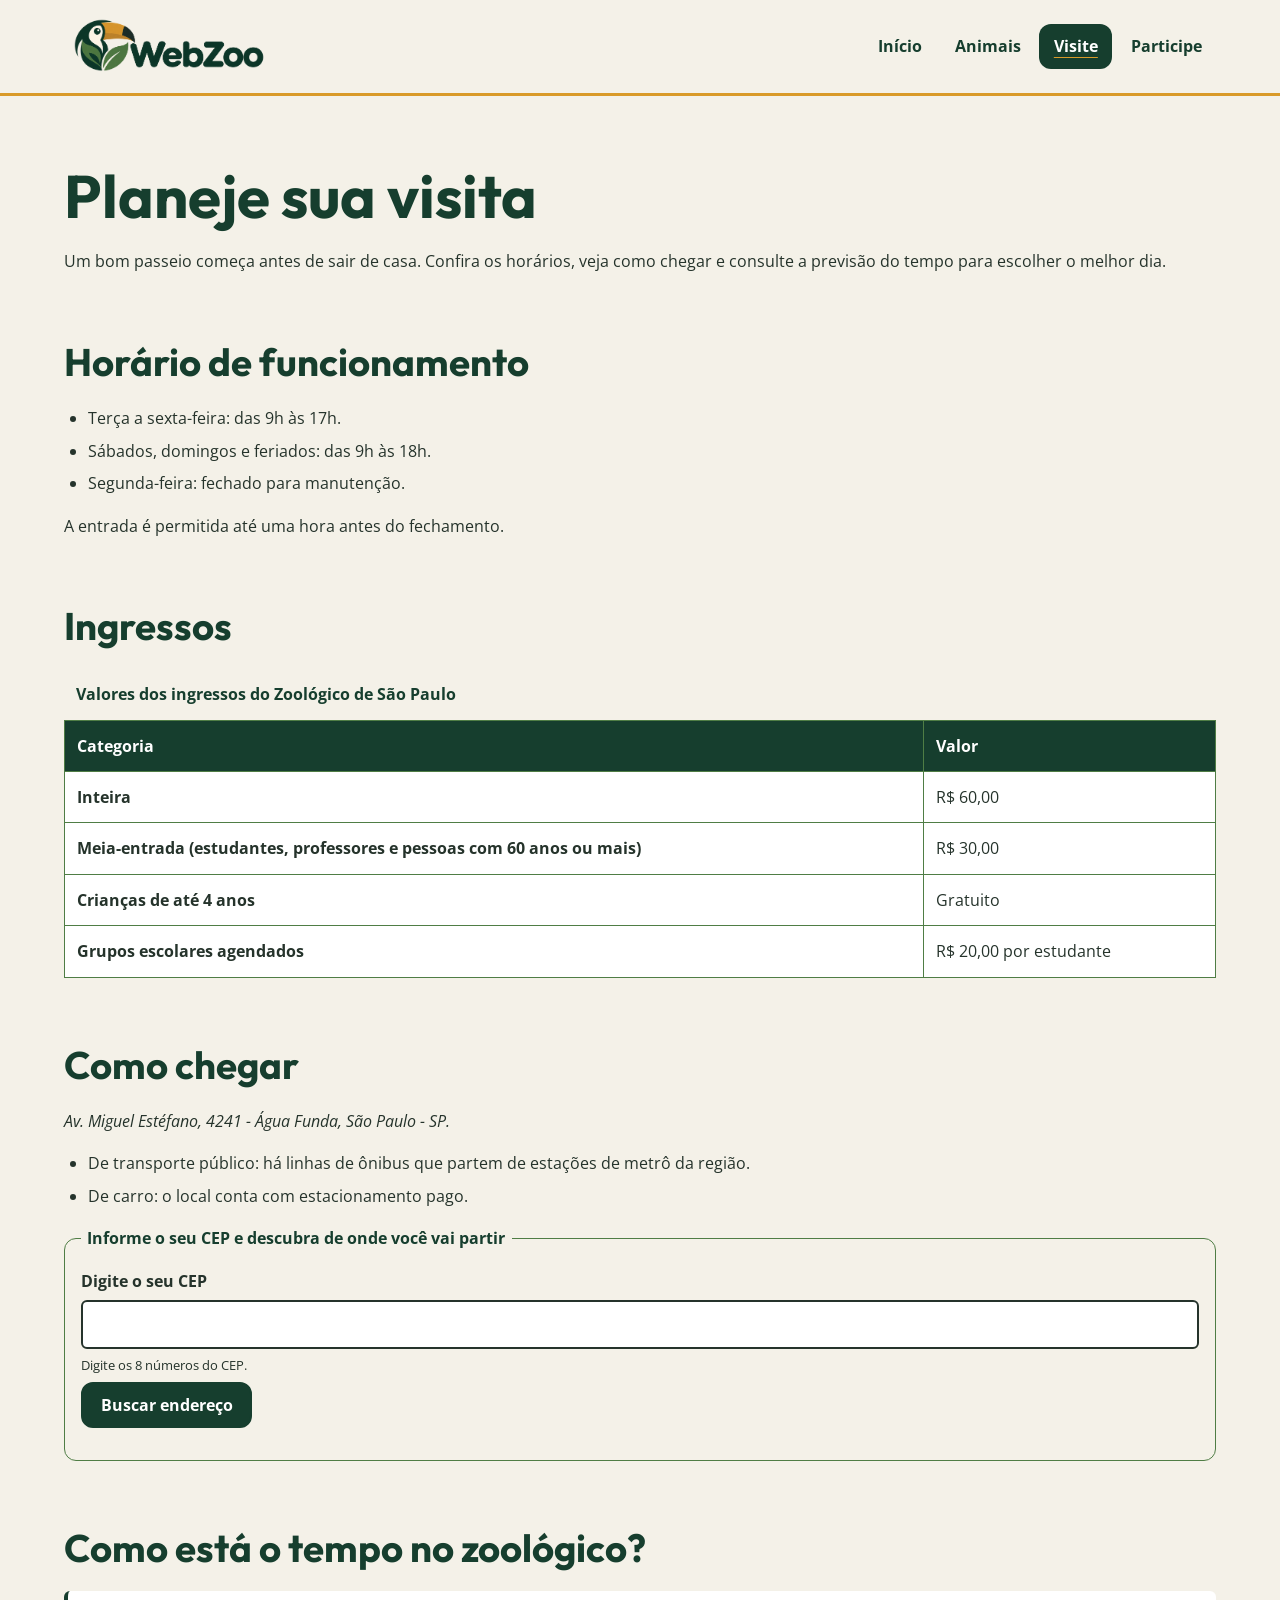
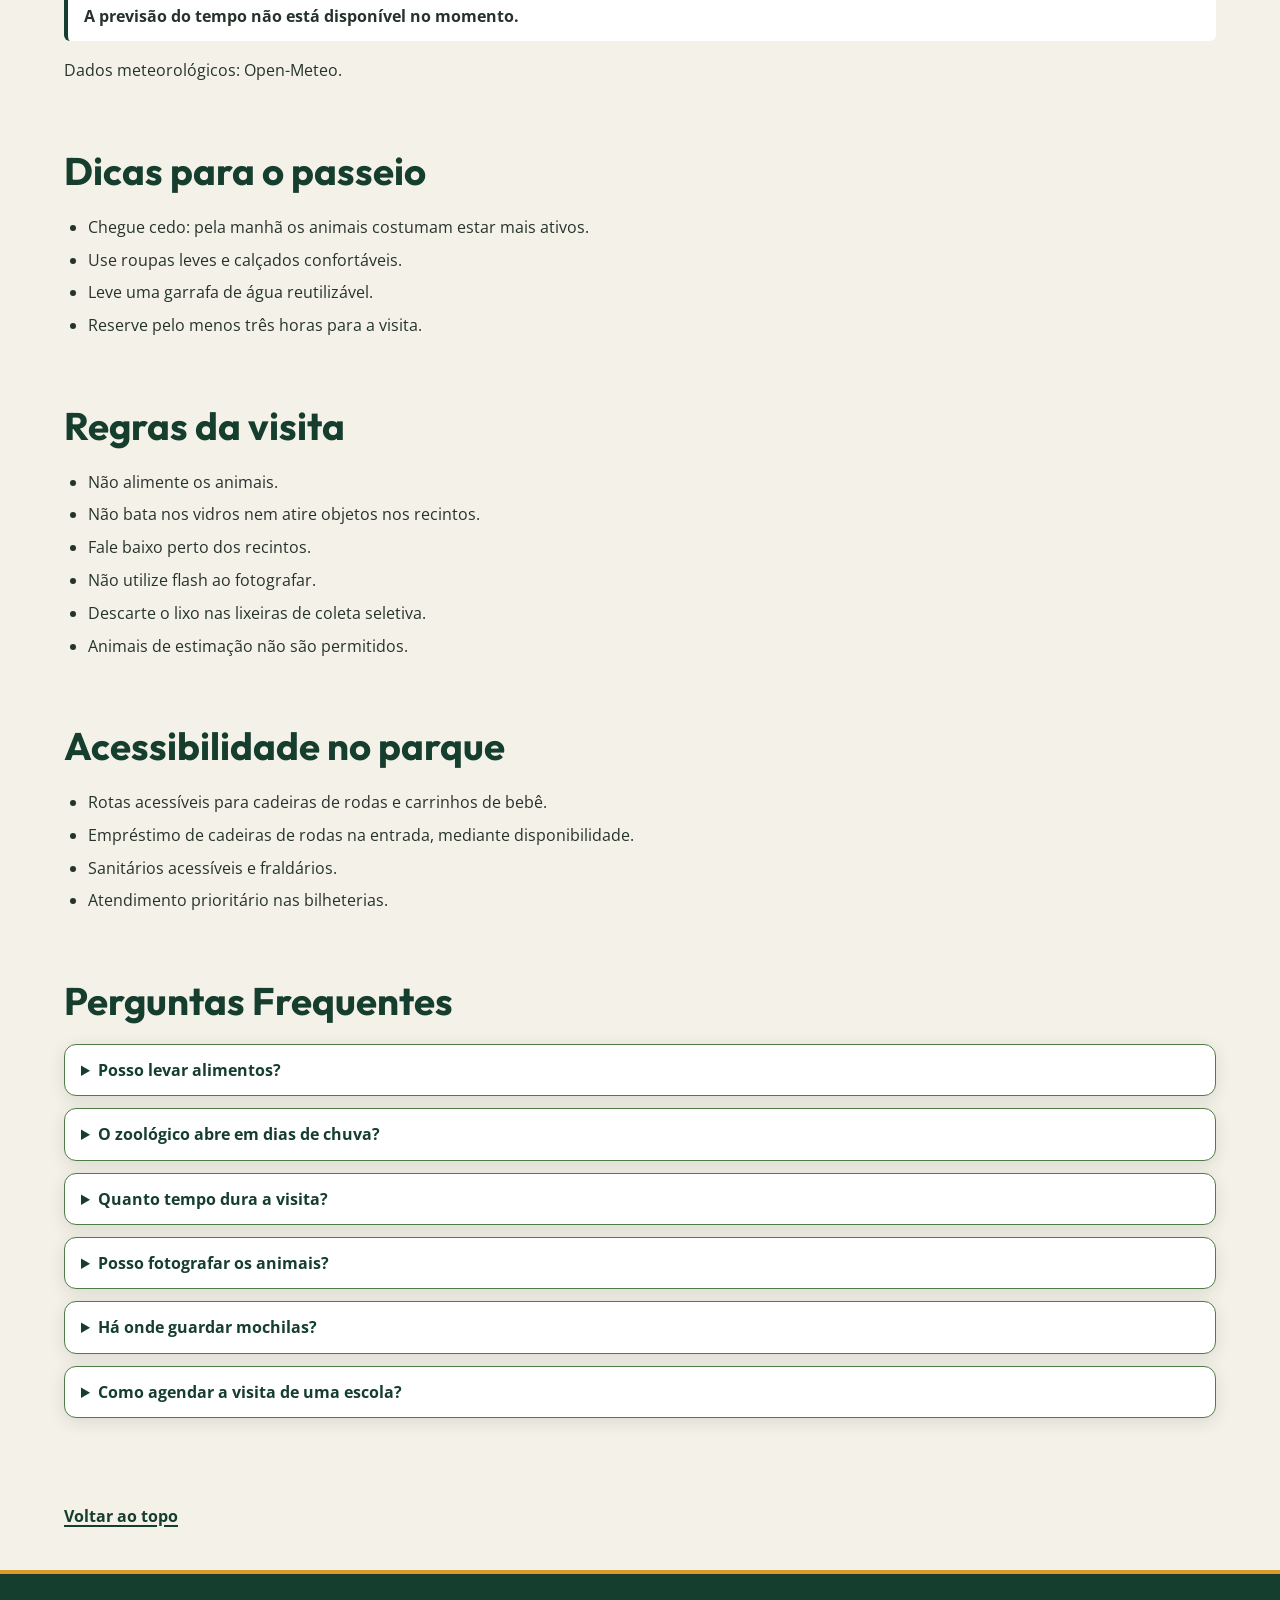
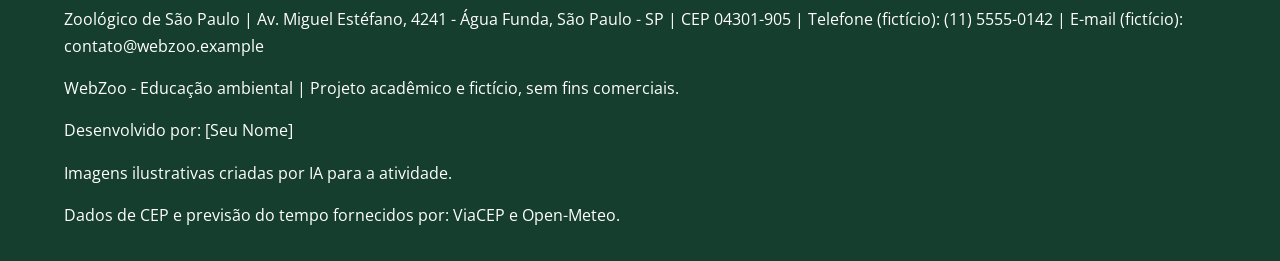
<file: visite.html>
<!DOCTYPE html>
<html lang="pt-BR">
<head>
  <meta charset="UTF-8">
  <meta name="viewport" content="width=device-width, initial-scale=1.0">
  <meta name="description" content="Planeje sua visita ao Zoológico de São Paulo: horários, ingressos, endereço, previsão do tempo e dicas.">
  <link rel="icon" href="assets/logo/webzoo_logo.png" type="image/png">
  <link rel="stylesheet" href="css/style.css">
  <script src="js/main.js" defer></script>
  <script src="js/cep.js" defer></script>
  <script src="js/clima.js" defer></script>
  <title>Visite | WebZoo</title>
</head>
<body id="topo">
  <a href="#conteudo-principal" class="skip-link">Pular para o conteúdo principal</a>
  <header>
    <a href="index.html" aria-label="WebZoo - Página inicial">
      <img src="assets/logo/webzoo_logo.png" alt="WebZoo - Página inicial">
    </a>
    <button type="button" id="btn-menu" aria-expanded="false" aria-controls="menu-principal" aria-label="Abrir menu">
      <span aria-hidden="true">☰</span>
    </button>
    <nav id="menu-principal" aria-label="Navegação principal">
      <ul>
        <li><a href="index.html">Início</a></li>
        <li><a href="animais.html">Animais</a></li>
        <li><a href="visite.html" aria-current="page">Visite</a></li>
        <li><a href="participe.html">Participe</a></li>
      </ul>
    </nav>
  </header>

  <main id="conteudo-principal">
    <h1>Planeje sua visita</h1>
    <p>Um bom passeio começa antes de sair de casa. Confira os horários, veja como chegar e consulte a previsão do tempo para escolher o melhor dia.</p>

    <section aria-labelledby="horarios">
      <h2 id="horarios">Horário de funcionamento</h2>
      <ul>
        <li>Terça a sexta-feira: das <time datetime="09:00">9h</time> às <time datetime="17:00">17h</time>.</li>
        <li>Sábados, domingos e feriados: das <time datetime="09:00">9h</time> às <time datetime="18:00">18h</time>.</li>
        <li>Segunda-feira: fechado para manutenção.</li>
      </ul>
      <p>A entrada é permitida até uma hora antes do fechamento.</p>
    </section>

    <section aria-labelledby="ingressos">
      <h2 id="ingressos">Ingressos</h2>
      <table>
        <caption>Valores dos ingressos do Zoológico de São Paulo</caption>
        <thead>
          <tr><th scope="col">Categoria</th><th scope="col">Valor</th></tr>
        </thead>
        <tbody>
          <tr><th scope="row">Inteira</th><td>R$ 60,00</td></tr>
          <tr><th scope="row">Meia-entrada (estudantes, professores e pessoas com 60 anos ou mais)</th><td>R$ 30,00</td></tr>
          <tr><th scope="row">Crianças de até 4 anos</th><td>Gratuito</td></tr>
          <tr><th scope="row">Grupos escolares agendados</th><td>R$ 20,00 por estudante</td></tr>
        </tbody>
      </table>
    </section>

    <section aria-labelledby="como-chegar">
      <h2 id="como-chegar">Como chegar</h2>
      <address>Av. Miguel Estéfano, 4241 - Água Funda, São Paulo - SP.</address>
      <ul>
        <li>De transporte público: há linhas de ônibus que partem de estações de metrô da região.</li>
        <li>De carro: o local conta com estacionamento pago.</li>
      </ul>
      <form id="formulario-cep-visita">
        <fieldset>
          <legend>Informe o seu CEP e descubra de onde você vai partir</legend>
          <label for="cep-visita">Digite o seu CEP</label>
          <input type="text" id="cep-visita" name="cep" inputmode="numeric" autocomplete="postal-code" maxlength="9" aria-describedby="ajuda-cep-visita erro-cep-visita resultado-cep-visita">
          <small id="ajuda-cep-visita">Digite os 8 números do CEP.</small>
          <span id="erro-cep-visita"></span>
          <button type="button" id="btn-buscar-cep-visita">Buscar endereço</button>
          <p id="resultado-cep-visita" aria-live="polite"></p>
        </fieldset>
      </form>
    </section>

    <section aria-labelledby="previsao-tempo">
      <h2 id="previsao-tempo">Como está o tempo no zoológico?</h2>
      <p id="previsao-webzoo" aria-live="polite">Ative o JavaScript para consultar a previsão do tempo.</p>
      <p>Dados meteorológicos: Open-Meteo.</p>
    </section>

    <section aria-labelledby="dicas-passeio">
      <h2 id="dicas-passeio">Dicas para o passeio</h2>
      <ul>
        <li>Chegue cedo: pela manhã os animais costumam estar mais ativos.</li>
        <li>Use roupas leves e calçados confortáveis.</li>
        <li>Leve uma garrafa de água reutilizável.</li>
        <li>Reserve pelo menos três horas para a visita.</li>
      </ul>
    </section>

    <section aria-labelledby="regras-visita">
      <h2 id="regras-visita">Regras da visita</h2>
      <ul>
        <li>Não alimente os animais.</li>
        <li>Não bata nos vidros nem atire objetos nos recintos.</li>
        <li>Fale baixo perto dos recintos.</li>
        <li>Não utilize flash ao fotografar.</li>
        <li>Descarte o lixo nas lixeiras de coleta seletiva.</li>
        <li>Animais de estimação não são permitidos.</li>
      </ul>
    </section>

    <section aria-labelledby="acessibilidade-parque">
      <h2 id="acessibilidade-parque">Acessibilidade no parque</h2>
      <ul>
        <li>Rotas acessíveis para cadeiras de rodas e carrinhos de bebê.</li>
        <li>Empréstimo de cadeiras de rodas na entrada, mediante disponibilidade.</li>
        <li>Sanitários acessíveis e fraldários.</li>
        <li>Atendimento prioritário nas bilheterias.</li>
      </ul>
    </section>

    <section aria-labelledby="perguntas-frequentes">
      <h2 id="perguntas-frequentes">Perguntas Frequentes</h2>
      <details>
        <summary>Posso levar alimentos?</summary>
        <p>Sim. Há áreas de piquenique para lanches trazidos de casa. Não é permitido oferecer alimentos aos animais.</p>
      </details>
      <details>
        <summary>O zoológico abre em dias de chuva?</summary>
        <p>Sim, o funcionamento é normal. Algumas atividades ao ar livre podem ser suspensas em caso de tempestade.</p>
      </details>
      <details>
        <summary>Quanto tempo dura a visita?</summary>
        <p>Em média, de três a quatro horas para percorrer os principais recintos.</p>
      </details>
      <details>
        <summary>Posso fotografar os animais?</summary>
        <p>Sim, sem o uso de flash e sem ultrapassar as barreiras de segurança.</p>
      </details>
      <details>
        <summary>Há onde guardar mochilas?</summary>
        <p>Sim, há guarda-volumes próximo à entrada, mediante disponibilidade.</p>
      </details>
      <details>
        <summary>Como agendar a visita de uma escola?</summary>
        <p>Preencha o formulário da página Participe e selecione a opção "Visita escolar".</p>
      </details>
    </section>
  </main>

  <p><a href="#topo">Voltar ao topo</a></p>
  <footer>
    <address>
      Zoológico de São Paulo | Av. Miguel Estéfano, 4241 - Água Funda, São Paulo - SP | CEP 04301-905 | Telefone (fictício): (11) 5555-0142 | E-mail (fictício): contato@webzoo.example
    </address>
    <p>WebZoo - Educação ambiental | Projeto acadêmico e fictício, sem fins comerciais.</p>
    <p>Desenvolvido por: [Seu Nome]</p>
    <p>Imagens ilustrativas criadas por IA para a atividade.</p>
    <p>Dados de CEP e previsão do tempo fornecidos por: ViaCEP e Open-Meteo.</p>
  </footer>
</body>
</html>
</file>
<file: css/style.css>
@import url("https://fonts.googleapis.com/css2?family=Open+Sans:wght@400;600;700&family=Outfit:wght@600;700&display=swap");

:root {
  --verde-floresta: #163E2E;
  --verde-folha: #4F7D45;
  --ocre: #D99A29;
  --areia-clara: #F4F1E8;
  --carvao: #25332B;
  --branco: #FFFFFF;
  --sombra: rgba(37, 51, 43, 0.12);
  --invisivel: rgba(37, 51, 43, 0);
  --raio: 0.75rem;
  --largura-conteudo: 72rem;
}

*,
*::before,
*::after {
  box-sizing: border-box;
}

html {
  scroll-behavior: smooth;
}

body {
  margin: 0;
  background: var(--areia-clara);
  color: var(--carvao);
  font-family: "Open Sans", sans-serif;
  line-height: 1.65;
  overflow-wrap: break-word;
}

img {
  display: block;
  max-width: 100%;
  height: auto;
}

h1,
h2,
h3 {
  color: var(--verde-floresta);
  font-family: "Outfit", sans-serif;
  line-height: 1.2;
}

h1 {
  margin: 0 0 1rem;
  font-size: clamp(2rem, 5vw, 3.75rem);
}

h2 {
  margin: 0 0 1.25rem;
  font-size: clamp(1.6rem, 3vw, 2.4rem);
}

h3 {
  margin: 0 0 0.75rem;
  font-size: clamp(1.2rem, 2vw, 1.5rem);
}

p {
  margin: 0 0 1rem;
}

ul {
  padding-left: 1.5rem;
}

li + li {
  margin-top: 0.4rem;
}

figure {
  margin: 0;
}

a {
  color: var(--verde-floresta);
  text-decoration-thickness: 0.1em;
  text-underline-offset: 0.2em;
}

a:hover {
  color: var(--carvao);
  text-decoration-thickness: 0.15em;
}

:focus-visible {
  outline: 0.2rem solid var(--verde-floresta);
  outline-offset: 0.2rem;
}

.skip-link {
  position: absolute;
  z-index: 10;
  top: 0.5rem;
  left: 0.5rem;
  padding: 0.75rem 1rem;
  transform: translateY(-200%);
  border-radius: var(--raio);
  background: var(--verde-floresta);
  color: var(--branco);
  font-weight: 700;
}

.skip-link:focus {
  transform: translateY(0);
  color: var(--branco);
  outline: 0.2rem solid var(--branco);
  outline-offset: 0.2rem;
  box-shadow: 0 0 0 0.5rem var(--verde-floresta);
}

body > header {
  display: flex;
  flex-wrap: wrap;
  align-items: center;
  justify-content: space-between;
  gap: 0.5rem 1rem;
  padding: 0.75rem max(1rem, calc((100% - var(--largura-conteudo)) / 2));
  border-bottom: 0.2rem solid var(--ocre);
  background: var(--areia-clara);
}

body > header > a {
  display: inline-flex;
  align-items: center;
  min-width: 0;
  min-height: 2.75rem;
}

body > header img {
  width: clamp(9rem, 36vw, 13rem);
  height: auto;
}

button,
input,
select,
textarea {
  font: inherit;
}

button,
input:not([type="checkbox"]):not([type="radio"]),
select,
textarea {
  min-height: 2.75rem;
}

button,
.hero p:last-child a {
  display: inline-flex;
  align-items: center;
  justify-content: center;
  min-height: 2.75rem;
  padding: 0.65rem 1.1rem;
  border: 0.125rem solid var(--verde-floresta);
  border-radius: var(--raio);
  background: var(--verde-floresta);
  color: var(--branco);
  font-weight: 700;
  line-height: 1.3;
  text-align: center;
  text-decoration: none;
  cursor: pointer;
  transition: background-color 160ms ease, border-color 160ms ease;
}

button:hover,
.hero p:last-child a:hover {
  border-color: var(--verde-folha);
  background: var(--verde-folha);
  color: var(--branco);
}

button:focus-visible,
.hero p:last-child a:focus-visible {
  outline: 0.2rem solid var(--verde-floresta);
  outline-offset: 0.2rem;
}

#btn-menu {
  display: none;
  position: relative;
  width: 2.75rem;
  min-width: 2.75rem;
  height: 2.75rem;
  padding: 0;
  border-color: var(--verde-floresta);
  background: var(--areia-clara);
  color: var(--verde-floresta);
}

#btn-menu:hover {
  background: var(--branco);
}

#btn-menu span {
  position: absolute;
  width: 1.3rem;
  height: 0.15rem;
  overflow: hidden;
  background: var(--verde-floresta);
  color: var(--verde-floresta);
  font-size: 0;
  transition: background-color 160ms ease;
}

#btn-menu::before,
#btn-menu::after {
  position: absolute;
  width: 1.3rem;
  height: 0.15rem;
  background: var(--verde-floresta);
  content: "";
  transition: transform 160ms ease;
}

#btn-menu::before {
  transform: translateY(-0.4rem);
}

#btn-menu::after {
  transform: translateY(0.4rem);
}

#btn-menu[aria-expanded="true"] span {
  background: var(--invisivel);
}

#btn-menu[aria-expanded="true"]::before {
  transform: rotate(45deg);
}

#btn-menu[aria-expanded="true"]::after {
  transform: rotate(-45deg);
}

.js-menu #btn-menu {
  display: inline-flex;
}

#menu-principal {
  flex-basis: 100%;
}

.js-menu #menu-principal {
  display: none;
}

.js-menu #btn-menu[aria-expanded="true"] + #menu-principal {
  display: block;
}

#menu-principal ul {
  display: flex;
  flex-direction: column;
  gap: 0.25rem;
  margin: 0;
  padding: 0.5rem 0 0;
  list-style: none;
}

#menu-principal li + li {
  margin: 0;
}

#menu-principal a {
  display: flex;
  align-items: center;
  min-height: 2.75rem;
  padding: 0.6rem 0.9rem;
  border-radius: var(--raio);
  font-weight: 700;
  text-decoration: none;
}

#menu-principal a:hover {
  background: var(--branco);
  color: var(--verde-floresta);
}

#menu-principal a[aria-current="page"] {
  background: var(--verde-floresta);
  color: var(--branco);
  text-decoration: underline;
  text-decoration-color: var(--ocre);
  text-underline-offset: 0.3em;
}

#menu-principal a[aria-current="page"]:hover {
  background: var(--verde-folha);
  color: var(--branco);
}

main {
  width: min(100% - 2rem, var(--largura-conteudo));
  margin: 0 auto;
  padding: clamp(2rem, 5vw, 4rem) 0;
}

main > section,
main > aside {
  margin-top: clamp(2.5rem, 5vw, 4rem);
}

main > section:first-child {
  margin-top: 0;
}

.hero {
  display: grid;
  gap: 1rem;
}

.hero figure {
  overflow: hidden;
  border-radius: var(--raio);
}

.hero figure img {
  width: 100%;
}

.hero h1,
.hero p {
  margin: 0;
}

.hero p:last-child {
  display: flex;
  flex-wrap: wrap;
  gap: 0.75rem;
  margin-top: 0.5rem;
}

.hero p:last-child a:last-child {
  background: var(--branco);
  color: var(--verde-floresta);
}

.hero p:last-child a:last-child:hover {
  background: var(--verde-floresta);
  color: var(--branco);
}

main article,
main aside,
main details {
  border: 0.0625rem solid var(--verde-folha);
  border-radius: var(--raio);
  background: var(--branco);
  box-shadow: 0 0.25rem 1rem var(--sombra);
}

main article {
  min-width: 0;
  padding: clamp(1rem, 2vw, 1.5rem);
}

main article + article {
  margin-top: 1rem;
}

main article p:last-child,
main article ul:last-child {
  margin-bottom: 0;
}

main article figure {
  margin-bottom: 1rem;
}

main article figure img {
  width: 100%;
  border-radius: calc(var(--raio) / 2);
}

figcaption {
  margin-top: 0.5rem;
  color: var(--verde-floresta);
  font-weight: 700;
}

[aria-labelledby="destaque-animais"] article > a {
  display: block;
}

#lista-animais {
  display: grid;
  grid-template-columns: minmax(0, 1fr);
  gap: 1rem;
}

#lista-animais article + article {
  margin-top: 0;
}

dl {
  margin: 1.25rem 0;
}

dt {
  margin-top: 0.6rem;
  font-weight: 700;
}

dd {
  margin-left: 0;
}

[aria-labelledby="webzoo-numeros"] ul {
  display: flex;
  flex-wrap: wrap;
  gap: 0.75rem;
  padding: 0;
  list-style: none;
}

[aria-labelledby="webzoo-numeros"] li {
  flex: 1 1 12rem;
  margin: 0;
  padding: 1rem;
  border-left: 0.3rem solid var(--ocre);
  border-radius: var(--raio);
  background: var(--verde-floresta);
  color: var(--branco);
  font-weight: 700;
}

main aside {
  padding: clamp(1rem, 3vw, 2rem);
  border-left: 0.3rem solid var(--ocre);
}

form {
  min-width: 0;
}

fieldset {
  min-width: 0;
  margin: 0 0 1rem;
  padding: 1rem;
  border: 0.0625rem solid var(--verde-folha);
  border-radius: var(--raio);
}

legend {
  padding: 0 0.4rem;
  color: var(--verde-floresta);
  font-weight: 700;
}

label {
  display: block;
  margin-bottom: 0.35rem;
  font-weight: 700;
}

input:not([type="checkbox"]):not([type="radio"]),
select,
textarea {
  display: block;
  width: 100%;
  max-width: 100%;
  padding: 0.6rem 0.75rem;
  border: 0.125rem solid var(--carvao);
  border-radius: calc(var(--raio) / 2);
  background: var(--branco);
  color: var(--carvao);
}

textarea {
  resize: vertical;
}

input[type="checkbox"],
input[type="radio"] {
  width: 2.75rem;
  height: 2.75rem;
  vertical-align: middle;
  accent-color: var(--verde-floresta);
}

input[type="checkbox"] + label,
input[type="radio"] + label {
  display: inline-flex;
  align-items: center;
  min-height: 2.75rem;
  margin: 0;
}

small,
[id^="erro-"],
#contador-mensagem,
#status-cep {
  display: block;
  margin-top: 0.35rem;
}

[id^="erro-"]:not(:empty) {
  padding-left: 0.6rem;
  border-left: 0.2rem solid var(--verde-floresta);
  color: var(--verde-floresta);
  font-weight: 700;
}

[aria-invalid="true"] {
  border-color: var(--verde-floresta);
  outline: 0.125rem solid var(--verde-floresta);
  outline-offset: 0.1rem;
}

[aria-invalid="true"]:focus-visible {
  outline: 0.2rem solid var(--verde-floresta);
  outline-offset: 0.2rem;
}

[id="resultado-cep-visita"]:not(:empty),
[id="previsao-webzoo"]:not(:empty),
[id="feedback-cadastro"]:not(:empty),
[id="status-cep"]:not(:empty),
.carregando,
.sucesso,
.erro {
  padding: 0.75rem 1rem;
  border-left: 0.25rem solid var(--verde-floresta);
  border-radius: calc(var(--raio) / 2);
  background: var(--branco);
  color: var(--carvao);
}

.carregando {
  border-left-color: var(--ocre);
}

.sucesso {
  border-left-color: var(--verde-folha);
}

.erro {
  border-left-style: double;
  font-weight: 700;
}

table {
  width: 100%;
  border-collapse: collapse;
  background: var(--branco);
  text-align: left;
  overflow-wrap: anywhere;
}

caption {
  padding: 0.75rem;
  color: var(--verde-floresta);
  font-weight: 700;
  text-align: left;
}

th,
td {
  padding: 0.75rem;
  border: 0.0625rem solid var(--verde-folha);
  vertical-align: top;
}

thead th {
  background: var(--verde-floresta);
  color: var(--branco);
}

details {
  margin-bottom: 0.75rem;
}

summary {
  min-height: 2.75rem;
  padding: 0.75rem 1rem;
  color: var(--verde-floresta);
  font-weight: 700;
  cursor: pointer;
}

summary:hover {
  background: var(--areia-clara);
}

details p {
  padding: 0 1rem 1rem;
  margin: 0;
}

.oculto,
[hidden] {
  display: none !important;
}

body > main + p {
  width: min(100% - 2rem, var(--largura-conteudo));
  margin: 0 auto 2rem;
}

body > main + p a {
  display: inline-flex;
  align-items: center;
  min-height: 2.75rem;
  font-weight: 700;
}

footer {
  padding: 2rem max(1rem, calc((100% - var(--largura-conteudo)) / 2));
  border-top: 0.25rem solid var(--ocre);
  background: var(--verde-floresta);
  color: var(--branco);
}

footer address {
  margin-bottom: 1rem;
  font-style: normal;
}

footer p:last-child {
  margin-bottom: 0;
}

@media (min-width: 768px) {
  .js-menu #btn-menu {
    display: none;
  }

  #menu-principal,
  .js-menu #menu-principal,
  .js-menu #btn-menu[aria-expanded="true"] + #menu-principal {
    display: block;
    flex-basis: auto;
  }

  #menu-principal ul {
    flex-direction: row;
    align-items: center;
    padding: 0;
  }

  #lista-animais {
    grid-template-columns: repeat(2, minmax(0, 1fr));
  }

  [aria-labelledby="destaque-animais"],
  [aria-labelledby="o-que-encontra"],
  [aria-labelledby="programas-educacao"] {
    display: grid;
    grid-template-columns: repeat(2, minmax(0, 1fr));
    gap: 1rem;
  }

  [aria-labelledby="destaque-animais"] > h2,
  [aria-labelledby="o-que-encontra"] > h2,
  [aria-labelledby="programas-educacao"] > h2 {
    grid-column: 1 / -1;
  }

  [aria-labelledby="destaque-animais"] article + article,
  [aria-labelledby="o-que-encontra"] article + article,
  [aria-labelledby="programas-educacao"] article + article {
    margin-top: 0;
  }

  #filtros-animais {
    display: flex;
    flex-wrap: wrap;
    align-items: flex-end;
    gap: 1rem;
  }

  #filtros-animais fieldset {
    flex: 1 1 11rem;
    margin: 0;
  }

  #filtros-animais button {
    margin-bottom: 1rem;
  }
}

@media (min-width: 1024px) {
  #lista-animais,
  [aria-labelledby="destaque-animais"],
  [aria-labelledby="o-que-encontra"],
  [aria-labelledby="programas-educacao"] {
    grid-template-columns: repeat(3, minmax(0, 1fr));
  }

  .hero {
    grid-template-columns: repeat(2, minmax(0, 1fr));
    align-items: center;
    column-gap: 3rem;
  }

  .hero figure {
    grid-column: 2;
    grid-row: 1 / 4;
  }
}

@media (prefers-reduced-motion: reduce) {
  html {
    scroll-behavior: auto;
  }

  *,
  *::before,
  *::after {
    animation: none !important;
    transition: none !important;
  }
}
</file>
